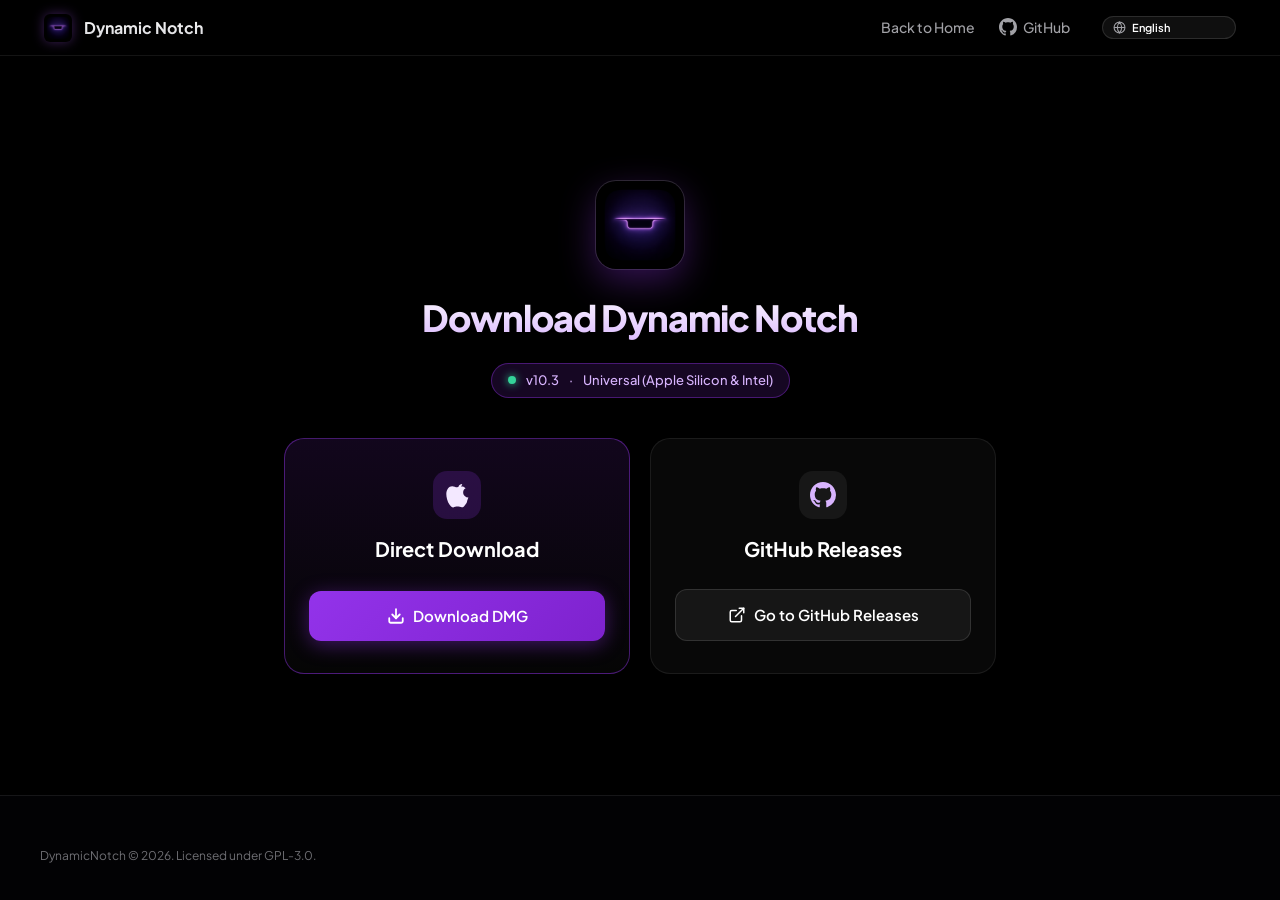
<file: website/download.html>
<!DOCTYPE html>
<html lang="en">
<head>
  <meta charset="UTF-8">
  <meta name="viewport" content="width=device-width, initial-scale=1.0">
  <title data-i18n="downloadPage.title">Dynamic Notch - Download</title>
  <meta name="description" content="Download Dynamic Notch for macOS - Direct CDN and GitHub Releases.">
  <link rel="icon" type="image/png" href="assets/app_icon.png">
  <link rel="preconnect" href="https://fonts.googleapis.com">
  <link rel="preconnect" href="https://fonts.gstatic.com">
  <link href="https://fonts.googleapis.com/css2?family=Plus+Jakarta+Sans:wght@400;500;600;700;800&display=swap" rel="stylesheet">
  <link rel="stylesheet" href="style.css">
</head>
<body class="theme-dark download-page-body">

  <!-- 顶部极简毛玻璃导航栏 -->
  <header class="site-header" id="siteHeader">
    <div class="nav-container">
      <a href="index.html" class="nav-brand">
        <img src="assets/app_icon.png" alt="Dynamic Notch Icon" class="brand-icon">
        <span class="brand-name">Dynamic Notch</span>
      </a>
      
      <nav class="nav-menu">
        <a href="index.html" class="nav-link" data-i18n="downloadPage.backHome">Back to Home</a>
        <a href="https://github.com/linchi07/dynamic_notch" target="_blank" rel="noreferrer" class="nav-link github-nav-link">
          <svg class="icon-svg" viewBox="0 0 24 24" width="18" height="18" fill="currentColor">
            <path d="M12 0C5.37 0 0 5.37 0 12c0 5.31 3.435 9.795 8.205 11.385.6.105.825-.255.825-.57 0-.285-.015-1.23-.015-2.235-3.015.555-3.795-.735-4.035-1.41-.135-.345-.72-1.41-1.23-1.695-.42-.225-1.02-.78-.015-.795.945-.015 1.62.87 1.845 1.23 1.08 1.815 2.805 1.305 3.495.99.105-.78.42-1.305.765-1.605-2.67-.3-5.46-1.335-5.46-5.925 0-1.305.465-2.385 1.23-3.225-.12-.3-.54-1.53.12-3.18 0 0 1.005-.315 3.3 1.23.96-.27 1.98-.405 3-.405s2.04.135 3 .405c2.295-1.56 3.3-1.23 3.3-1.23.66 1.65.24 2.88.12 3.18.765.84 1.23 1.905 1.23 3.225 0 4.605-2.805 5.625-5.475 5.925.435.375.81 1.095.81 2.22 0 1.605-.015 2.895-.015 3.3 0 .315.225.69.825.57A12.02 12.02 0 0024 12c0-6.63-5.37-12-12-12z"/>
          </svg>
          <span>GitHub</span>
        </a>
        <div class="lang-selector-wrap" title="Switch Language">
          <svg class="lang-globe-icon" viewBox="0 0 24 24" width="13" height="13" fill="none" stroke="currentColor" stroke-width="2">
            <circle cx="12" cy="12" r="10"></circle>
            <line x1="2" y1="12" x2="22" y2="12"></line>
            <path d="M12 2a15.3 15.3 0 0 1 4 10 15.3 15.3 0 0 1-4 10 15.3 15.3 0 0 1-4-10 15.3 15.3 0 0 1 4-10z"></path>
          </svg>
          <select id="langSelect" class="lang-select" aria-label="Select Language">
            <option value="zh-Hans">简体中文</option>
            <option value="zh-Hant">繁體中文</option>
            <option value="en">English</option>
            <option value="ja">日本語</option>
            <option value="ko">한국어</option>
            <option value="de">Deutsch</option>
            <option value="fr">Français</option>
            <option value="es">Español</option>
            <option value="it">Italiano</option>
            <option value="ru">Русский</option>
            <option value="pt-BR">Português (BR)</option>
            <option value="tr">Türkçe</option>
            <option value="pl">Polski</option>
            <option value="uk">Українська</option>
            <option value="ar">العربية</option>
            <option value="cs">Čeština</option>
            <option value="hu">Magyar</option>
          </select>
        </div>
      </nav>
    </div>
  </header>

  <!-- 主体下载内容区域：仅保留两大选项，去除一切冗余小字描述 -->
  <main class="download-main-wrap">
    
    <div class="download-hero-header">
      <div class="download-app-icon-wrap">
        <img src="assets/app_icon_large.png" alt="Dynamic Notch Icon" class="download-app-icon">
      </div>
      <h1 class="download-hero-title" data-i18n="downloadPage.heading">Download Dynamic Notch</h1>

      <div class="download-version-pill">
        <span class="download-version-dot"></span>
        <span>v10.3</span>
        <span>·</span>
        <span>Universal (Apple Silicon & Intel)</span>
      </div>
    </div>

    <!-- 下载通道双卡片：直接下载 vs GitHub Releases -->
    <div class="download-options-grid">
      
      <!-- 选项 1: 直接下载 (全球 CDN) -->
      <div class="download-option-card featured">
        <div class="download-card-body">
          <div class="download-card-icon">
            <svg class="apple-logo-svg" viewBox="0 0 170 170" width="26" height="26" fill="currentColor">
              <path d="M150.37 130.25c-2.45 5.66-5.35 10.87-8.71 15.66-4.58 6.53-8.33 11.05-11.22 13.56-4.48 4.12-9.28 6.23-14.42 6.35-3.69 0-8.14-1.05-13.32-3.18-5.19-2.12-9.97-3.17-14.34-3.17-4.58 0-9.49 1.05-14.75 3.17-5.26 2.13-9.5 3.24-12.74 3.35-4.35.13-9.16-1.9-14.42-6.08-3.69-3.08-7.7-7.94-12.04-14.58-6.19-9.5-10.96-20.46-14.3-32.88-3.35-12.42-5.02-23.77-5.02-34.05 0-14.93 3.65-27.17 10.95-36.71 7.3-9.54 16.51-14.44 27.63-14.7 4.9.12 10.42 1.34 16.56 3.67 6.13 2.33 10.22 3.56 12.27 3.69 1.76-.13 5.92-1.38 12.49-3.75 6.57-2.37 12.01-3.48 16.33-3.33 12.46.68 22.42 5.37 29.89 14.07-10.89 6.64-16.22 15.63-16 26.98.22 8.93 3.65 16.48 10.29 22.65 6.64 6.17 14.61 9.87 23.91 11.1-2.22 6.84-4.8 13.43-7.73 19.78zm-31.52-117.84c.11 2.39-.42 5.02-1.6 7.89-1.18 2.87-2.88 5.6-5.1 8.2-2.6 3.03-5.59 5.4-8.97 7.12-3.38 1.72-6.52 2.76-9.42 3.12-.33-2.17-.18-4.52.45-7.05.63-2.53 1.95-5.22 3.96-8.07 2.22-3.15 4.97-5.74 8.25-7.78 3.28-2.04 6.99-3.23 11.13-3.57.43.04.86.09 1.3.14z"/>
            </svg>
          </div>
          <h2 class="download-card-title" data-i18n="downloadPage.directTitle">Direct Download</h2>
        </div>
        <div class="download-card-action">
          <a id="directDownloadBtn" href="https://download.wejoinnwk.com/DynamicNotch-10.3.dmg" class="btn-download-primary">
            <svg viewBox="0 0 24 24" width="18" height="18" fill="none" stroke="currentColor" stroke-width="2.4" stroke-linecap="round" stroke-linejoin="round">
              <path d="M21 15v4a2 2 0 0 1-2 2H5a2 2 0 0 1-2-2v-4"></path>
              <polyline points="7 10 12 15 17 10"></polyline>
              <line x1="12" y1="15" x2="12" y2="3"></line>
            </svg>
            <span data-i18n="downloadPage.directBtn">Download DMG</span>
          </a>
        </div>
      </div>

      <!-- 选项 2: GitHub Releases -->
      <div class="download-option-card">
        <div class="download-card-body">
          <div class="download-card-icon">
            <svg viewBox="0 0 24 24" width="26" height="26" fill="currentColor">
              <path d="M12 0C5.37 0 0 5.37 0 12c0 5.31 3.435 9.795 8.205 11.385.6.105.825-.255.825-.57 0-.285-.015-1.23-.015-2.235-3.015.555-3.795-.735-4.035-1.41-.135-.345-.72-1.41-1.23-1.695-.42-.225-1.02-.78-.015-.795.945-.015 1.62.87 1.845 1.23 1.08 1.815 2.805 1.305 3.495.99.105-.78.42-1.305.765-1.605-2.67-.3-5.46-1.335-5.46-5.925 0-1.305.465-2.385 1.23-3.225-.12-.3-.54-1.53.12-3.18 0 0 1.005-.315 3.3 1.23.96-.27 1.98-.405 3-.405s2.04.135 3 .405c2.295-1.56 3.3-1.23 3.3-1.23.66 1.65.24 2.88.12 3.18.765.84 1.23 1.905 1.23 3.225 0 4.605-2.805 5.625-5.475 5.925.435.375.81 1.095.81 2.22 0 1.605-.015 2.895-.015 3.3 0 .315.225.69.825.57A12.02 12.02 0 0024 12c0-6.63-5.37-12-12-12z"/>
            </svg>
          </div>
          <h2 class="download-card-title" data-i18n="downloadPage.githubTitle">GitHub Releases</h2>
        </div>
        <div class="download-card-action">
          <a id="githubReleaseBtn" href="https://github.com/linchi07/dynamic_notch/releases/latest" target="_blank" rel="noreferrer" class="btn-download-secondary">
            <svg viewBox="0 0 24 24" width="18" height="18" fill="none" stroke="currentColor" stroke-width="2" stroke-linecap="round" stroke-linejoin="round">
              <path d="M18 13v6a2 2 0 0 1-2 2H5a2 2 0 0 1-2-2V8a2 2 0 0 1 2-2h6"></path>
              <polyline points="15 3 21 3 21 9"></polyline>
              <line x1="10" y1="14" x2="21" y2="3"></line>
            </svg>
            <span data-i18n="downloadPage.githubBtn">View on GitHub</span>
          </a>
        </div>
      </div>

    </div>

  </main>

  <!-- 底部极简版权 -->
  <footer class="site-footer">
    <div class="footer-container">
      <div class="footer-bottom-bar">
        <p class="copyright-txt">
          DynamicNotch © 2026. Licensed under GPL-3.0.
        </p>
      </div>
    </div>
  </footer>

  <script src="i18n.js"></script>
</body>
</html>
</file>
<file: website/style.css>
/* ==========================================================================
   Dynamic Notch - Apple Style Live Activity Stylesheet
   ========================================================================== */

:root {
  --COLOR_BG_BASE: #000000;
  --COLOR_BG_ELEVATED: #0a0a0a;
  --COLOR_BG_CARD: rgba(18, 18, 20, 0.75);
  --COLOR_BG_CARD_HOVER: rgba(28, 28, 32, 0.9);

  --COLOR_ACCENT_PURPLE: #9d4edd;
  --COLOR_ACCENT_GLOW: rgba(168, 85, 247, 0.45);
  --COLOR_ACCENT_LIGHT: #e0aaff;
  --COLOR_ACCENT_PINK: #c77dff;
  --COLOR_ACCENT_GREEN: #34c759;
  --COLOR_ACCENT_CYAN: #38bdf8;

  --COLOR_TEXT_PRIMARY: #f5f5f7;
  --COLOR_TEXT_SECONDARY: #a1a1a6;
  --COLOR_TEXT_MUTED: #6e6e73;

  --BORDER_LIGHT: rgba(255, 255, 255, 0.08);
  --BORDER_ACTIVE: rgba(192, 132, 252, 0.55);
  --BORDER_CARD: rgba(255, 255, 255, 0.06);

  --FONT_MAIN: -apple-system, BlinkMacSystemFont, "SF Pro Display", "SF Pro Text", "Plus Jakarta Sans", "Segoe UI", Roboto, sans-serif;
  --FONT_MONO: "SF Mono", Menlo, Monaco, Consolas, monospace;

  --SPRING_EASING: cubic-bezier(0.16, 1, 0.3, 1);
  --TRANSITION_SMOOTH: 0.45s var(--SPRING_EASING);
}

/* 基础重置 - 注意：绝不可以在 html/body 上加 overflow-x: hidden，避免破坏 CSS sticky！ */
*, *::before, *::after {
  box-sizing: border-box;
  margin: 0;
  padding: 0;
}

html {
  scroll-behavior: smooth;
  background-color: #000000;
  color: var(--COLOR_TEXT_PRIMARY);
  font-family: var(--FONT_MAIN);
  -webkit-font-smoothing: antialiased;
  -moz-osx-font-smoothing: grayscale;
}

body {
  min-height: 100vh;
  position: relative;
  line-height: 1.6;
  background-color: #000000;
}

/* ==========================================================================
   全局苹果发布会柔光弥散光晕 (关闭大面积泛紫光晕，保持纯净黑底)
   ========================================================================== */
.ambient-glow {
  display: none;
}

/* ==========================================================================
   顶部极简毛玻璃导航栏 (纯黑毛玻璃背景 + 保持高亮紫强调)
   ========================================================================== */
.site-header {
  position: fixed;
  top: 0;
  left: 0;
  right: 0;
  height: 56px;
  z-index: 100;
  background: rgba(0, 0, 0, 0.75);
  backdrop-filter: blur(20px);
  -webkit-backdrop-filter: blur(20px);
  border-bottom: 1px solid var(--BORDER_LIGHT);
  transition: background-color 0.3s ease;
}

.site-header.scrolled {
  background: rgba(0, 0, 0, 0.92);
  border-bottom-color: rgba(255, 255, 255, 0.12);
}

/* 导航栏语言选择器 (支持多达 17 种内置语言) */
.lang-selector-wrap {
  position: relative;
  display: inline-flex;
  align-items: center;
  background: rgba(255, 255, 255, 0.06);
  border: 1px solid rgba(255, 255, 255, 0.12);
  border-radius: 999px;
  padding: 4px 10px;
  gap: 6px;
  margin-left: 8px;
  cursor: pointer;
  transition: all 0.2s ease;
}

.lang-selector-wrap:hover {
  background: rgba(255, 255, 255, 0.12);
  border-color: rgba(192, 132, 252, 0.5);
}

.lang-globe-icon {
  color: var(--COLOR_TEXT_SECONDARY);
  flex-shrink: 0;
}

.lang-select {
  appearance: none;
  -webkit-appearance: none;
  background: transparent;
  border: none;
  color: #ffffff;
  font-size: 11px;
  font-weight: 600;
  font-family: var(--FONT_MAIN);
  cursor: pointer;
  outline: none;
  padding-right: 14px;
}

.lang-select option {
  background: #121216;
  color: #ffffff;
}

.lang-chevron-icon {
  position: absolute;
  right: 8px;
  pointer-events: none;
  color: var(--COLOR_TEXT_MUTED);
  transition: transform 0.2s ease;
}

.nav-container {
  max-width: 1240px;
  margin: 0 auto;
  height: 100%;
  display: flex;
  align-items: center;
  justify-content: space-between;
  padding: 0 24px;
}

.nav-brand {
  display: flex;
  align-items: center;
  gap: 12px;
  text-decoration: none;
  color: var(--COLOR_TEXT_PRIMARY);
  font-weight: 600;
  font-size: 16px;
}

.brand-icon {
  width: 28px;
  height: 28px;
  border-radius: 6px;
  box-shadow: 0 0 12px rgba(168, 85, 247, 0.35);
}

.brand-name {
  font-weight: 700;
  background: linear-gradient(180deg, #ffffff 0%, #d4d4d8 100%);
  -webkit-background-clip: text;
  -webkit-text-fill-color: transparent;
}

.nav-menu {
  display: flex;
  align-items: center;
  gap: 24px;
}

.nav-link {
  font-size: 14px;
  color: var(--COLOR_TEXT_SECONDARY);
  text-decoration: none;
  display: flex;
  align-items: center;
  gap: 6px;
  font-weight: 500;
  transition: color 0.2s ease;
}

.nav-link:hover {
  color: var(--COLOR_TEXT_PRIMARY);
}

.nav-btn-primary {
  display: inline-flex;
  align-items: center;
  gap: 6px;
  padding: 6px 16px;
  background: #ffffff;
  color: #000000;
  border-radius: 999px;
  font-size: 13px;
  font-weight: 600;
  text-decoration: none;
  transition: all 0.25s ease;
  box-shadow: 0 0 18px rgba(255, 255, 255, 0.25);
}

.nav-btn-primary:hover {
  background: #f0f0f5;
  transform: translateY(-1px);
}

/* 首屏文案先出现，刘海画面在其下方自然接入页面。 */
.hero-section {
  position: relative;
  min-height: max(100vh, 760px);
  display: flex;
  flex-direction: column;
  align-items: center;
  justify-content: flex-start;
  padding: clamp(96px, 8vw, 132px) 24px 34px;
  text-align: center;
  z-index: 2;
  isolation: isolate;
  background: #050507;
}

.hero-content {
  position: relative;
  z-index: 2;
  max-width: 860px;
  display: flex;
  flex-direction: column;
  align-items: center;
  margin-bottom: 36px;
  will-change: transform, opacity;
  transition: transform 0.1s ease-out, opacity 0.1s ease-out;
}

.hero-content > * {
  animation: heroTextEnter 0.85s cubic-bezier(0.22, 1, 0.36, 1) both;
}

.hero-badge { animation-delay: 0.08s; }
.hero-title { animation-delay: 0.2s; }
.hero-subtitle { animation-delay: 0.34s; }
.hero-actions { animation-delay: 0.48s; }

@keyframes heroTextEnter {
  from { opacity: 0; transform: translateY(18px); }
  to { opacity: 1; transform: translateY(0); }
}

.hero-badge {
  display: inline-flex;
  align-items: center;
  gap: 8px;
  padding: 6px 14px;
  background: rgba(255, 255, 255, 0.035);
  border: 1px solid rgba(255, 255, 255, 0.12);
  border-radius: 999px;
  margin-bottom: 20px;
  backdrop-filter: blur(8px);
}

.badge-dot {
  width: 6px;
  height: 6px;
  border-radius: 50%;
  background-color: var(--COLOR_ACCENT_PINK);
  box-shadow: none;
}

.badge-text {
  font-size: 12px;
  font-weight: 600;
  color: var(--COLOR_ACCENT_LIGHT);
  letter-spacing: 0.3px;
}

.hero-title {
  font-size: clamp(40px, 6.5vw, 76px);
  line-height: 1.08;
  font-weight: 700;
  letter-spacing: -1.5px;
  margin-bottom: 18px;
  display: flex;
  flex-direction: column;
  gap: 4px;
}

.title-intro {
  color: #ffffff;
  font-weight: 600;
}

.title-highlight {
  background: linear-gradient(135deg, #f5d0fe 0%, #d8b4fe 30%, #c084fc 70%, #9333ea 100%);
  -webkit-background-clip: text;
  -webkit-text-fill-color: transparent;
  text-shadow: none;
}

.hero-subtitle {
  font-size: clamp(16px, 2.1vw, 21px);
  color: var(--COLOR_TEXT_SECONDARY);
  max-width: 680px;
  margin-bottom: 34px;
  line-height: 1.55;
}

.hero-actions {
  display: flex;
  align-items: center;
  justify-content: center;
  gap: 16px;
  flex-wrap: wrap;
}

.btn-download {
  display: inline-flex;
  align-items: center;
  gap: 10px;
  padding: 13px 26px;
  background: #ffffff;
  color: #000000;
  border-radius: 999px;
  text-decoration: none;
  font-weight: 600;
  font-size: 14px;
  box-shadow: 0 0 35px rgba(255, 255, 255, 0.25);
  transition: all 0.3s ease;
}

.btn-download:hover {
  transform: translateY(-2px);
  box-shadow: 0 0 45px rgba(255, 255, 255, 0.4);
}

.btn-subtext {
  font-size: 12px;
  color: #666;
  padding-left: 6px;
  border-left: 1px solid rgba(0, 0, 0, 0.15);
}

.btn-github {
  display: inline-flex;
  align-items: center;
  gap: 10px;
  padding: 13px 24px;
  background: rgba(255, 255, 255, 0.06);
  border: 1px solid rgba(255, 255, 255, 0.14);
  color: var(--COLOR_TEXT_PRIMARY);
  border-radius: 999px;
  text-decoration: none;
  font-weight: 500;
  font-size: 14px;
  backdrop-filter: blur(12px);
  transition: all 0.3s ease;
}

.btn-github:hover {
  background: rgba(255, 255, 255, 0.12);
  border-color: rgba(255, 255, 255, 0.3);
  transform: translateY(-2px);
}

.btn-badge {
  font-size: 11px;
  background: rgba(168, 85, 247, 0.25);
  color: var(--COLOR_ACCENT_LIGHT);
  padding: 2px 8px;
  border-radius: 999px;
  font-weight: 600;
}
/* ==========================================================================
   首屏专属：1:1 严格复刻官方渲染图巨幅流光刘海特写 (只在首屏展示)
   ========================================================================== */
.hero-notch-reveal-stage {
  position: relative;
  flex: none;
  width: 100vw;
  height: calc(100vw * 754 / 2086);
  margin-top: clamp(-150px, -7vw, -50px);
  transform-origin: top left;
  pointer-events: none;
  z-index: 0;
  will-change: transform, opacity;
}

.hero-notch-contour-wrap {
  position: relative;
  width: 100%;
  height: 100%;
  z-index: 2;
  display: flex;
  justify-content: center;
}

.notch-contour-svg {
  width: 100%;
  height: 100%;
  display: block;
  overflow: hidden;
}

.notch-screen-fill {
  fill: url(#notchScreenGlow);
}

.notch-black-fill {
  fill: #030305;
}

.notch-base-path {
  fill: none;
  stroke: url(#notchEdgeLight);
  stroke-width: 2.6px;
  stroke-linecap: round;
  stroke-linejoin: round;
}

.notch-glow-underlay {
  fill: none;
  stroke: url(#notchEdgeLight);
  stroke-width: 17px;
  stroke-linecap: round;
  stroke-linejoin: round;
  filter: url(#neonBlur);
  opacity: 0.9;
}

.notch-flow-beam {
  fill: none;
  stroke: #ffffff;
  stroke-width: 2px;
  stroke-linecap: round;
  stroke-linejoin: round;
  stroke-dasharray: 80 4000;
  animation: beamCircuitFlow 8s linear infinite;
  opacity: 0.42;
  filter: drop-shadow(0 0 6px #e879f9);
}

@keyframes beamCircuitFlow {
  to { stroke-dashoffset: -4080; }
}

/* 首屏滚动探索指示器 */
.scroll-indicator {
  position: relative;
  z-index: 2;
  display: flex;
  flex-direction: column;
  align-items: center;
  gap: 8px;
  margin-top: 14px;
  margin-bottom: 24px;
  opacity: 0.75;
  transition: opacity 0.3s ease;
}

.mouse-scroll-wheel {
  width: 20px;
  height: 32px;
  border: 2px solid rgba(255, 255, 255, 0.35);
  border-radius: 10px;
  display: flex;
  justify-content: center;
  padding-top: 5px;
}

.wheel-dot {
  width: 4px;
  height: 7px;
  background-color: #ffffff;
  border-radius: 2px;
  animation: wheelScroll 1.6s infinite ease-in-out;
}

@keyframes wheelScroll {
  0% { transform: translateY(0); opacity: 1; }
  100% { transform: translateY(10px); opacity: 0; }
}

.scroll-label {
  font-size: 12px;
  font-weight: 500;
  color: var(--COLOR_TEXT_SECONDARY);
  letter-spacing: 0.2px;
}

/* ==========================================================================
   核心联动展示区 (支持首屏居中至左侧演播台连续空间位移动效)
   ========================================================================== */
.interactive-showcase {
  position: relative;
  z-index: 10;
  max-width: 1360px;
  margin: 0 auto;
  padding: 0 24px 80px;
}

.showcase-container {
  display: grid;
  grid-template-columns: 1.1fr 1fr;
  gap: 50px;
  align-items: start;
}

/* 左侧固定栏 (Sticky Column) */
.stage-sticky-col {
  position: -webkit-sticky;
  position: sticky;
  top: 76px;
  height: calc(100vh - 90px);
  display: flex;
  flex-direction: column;
  justify-content: center;
  z-index: 20;
}

/* 模拟 MacBook 屏幕框架 (支持从屏幕居中向左平滑入座的空间变换) */
.macbook-screen-mockup {
  position: relative;
  width: 100%;
  max-width: 600px;
  margin: 0 auto;
  aspect-ratio: 16 / 10.2;
  background: #000000;
  border-radius: 20px;
  border: 1px solid rgba(255, 255, 255, 0.16);
  box-shadow: 
    0 30px 80px -15px rgba(0, 0, 0, 0.95),
    0 0 0 1px rgba(255, 255, 255, 0.08),
    0 0 50px rgba(147, 51, 234, 0.2);
  overflow: visible;
  display: flex;
  flex-direction: column;
  will-change: opacity;
}

/* 右侧故事卡片列 (支持滚动初期渐显)
   节奏锁定: 卡片高 = 左侧刘海演播台高 (100vh - 90px)，列间距 = 90px，
   于是「卡片 + 间距」正好等于一屏高度，任何视口下都只会完整呈现一个栏目。 */
.story-scroll-col {
  position: relative;
  display: flex;
  flex-direction: column;
  gap: 90px;
  padding: 76px 0 90px;
  will-change: transform, opacity;
  transition: opacity 0.2s ease-out, transform 0.2s ease-out;
}

/* 屏幕顶端原生刘海挂载区 */
.notch-wrapper {
  position: absolute;
  top: 0;
  left: 0;
  right: 0;
  display: flex;
  flex-direction: column;
  align-items: center;
  z-index: 30;
}

/* 柔光溢彩光晕 */
.island-glow-halo {
  position: absolute;
  top: 10px;
  left: 50%;
  transform: translateX(-50%);
  width: 440px;
  height: 100px;
  background: radial-gradient(circle, rgba(168, 85, 247, 0.45) 0%, rgba(126, 34, 206, 0.18) 50%, transparent 75%);
  filter: blur(30px);
  pointer-events: none;
  z-index: -1;
  opacity: 0.85;
  transition: all 0.45s ease;
}

/* ==========================================================================
   模拟刘海核心组件实体 (Notch Island Entity)
   ========================================================================== */
.notch-island {
  position: relative;
  background: #000000;
  color: #ffffff;
  display: flex;
  flex-direction: column;
  align-items: center;
  overflow: hidden;
  box-shadow: 
    0 0 0 1px rgba(255, 255, 255, 0.14),
    0 8px 25px rgba(0, 0, 0, 0.85),
    0 0 35px rgba(168, 85, 247, 0.4);
  transition: 
    width 0.45s var(--SPRING_EASING),
    height 0.45s var(--SPRING_EASING),
    border-radius 0.45s var(--SPRING_EASING),
    box-shadow 0.35s ease;
  user-select: none;
}

/* --------------------------------------------------------------------------
   展开态专属顶部状态栏: BoringHeader.swift
   -------------------------------------------------------------------------- */
.boring-header-bar {
  width: 100%;
  height: 34px;
  display: none;
  align-items: center;
  justify-content: space-between;
  padding: 0 14px;
  opacity: 0;
  transform: translateY(-8px);
  pointer-events: none;
  transition: opacity 0.35s cubic-bezier(0.16, 1, 0.3, 1), transform 0.35s cubic-bezier(0.16, 1, 0.3, 1);
  box-sizing: border-box;
}

.header-leading-status {
  display: flex;
  align-items: center;
  gap: 6px;
}

.header-btn {
  width: 26px;
  height: 26px;
  background: #121216;
  border: 1px solid rgba(255, 255, 255, 0.08);
  color: #a1a1a6;
  display: flex;
  align-items: center;
  justify-content: center;
  border-radius: 999px;
  transition: background 0.15s, color 0.15s;
}

.header-btn:hover {
  background: #1c1c22;
  color: #ffffff;
}

.header-physical-notch-mask {
  width: 185px;
  height: 34px;
  background: #000000;
  display: flex;
  align-items: center;
  justify-content: center;
  position: relative;
}





.header-trailing-status {
  display: flex;
  align-items: center;
  gap: 6px;
}

.boring-battery-widget {
  display: flex;
  align-items: center;
  gap: 5px;
}

.battery-pct-label {
  font-size: 11px;
  font-weight: 600;
  color: #d1d1d6;
}

.mini-battery-shell {
  position: relative;
  width: 22px;
  height: 11px;
  border: 1px solid rgba(255, 255, 255, 0.45);
  border-radius: 3px;
  padding: 1px;
}

.mini-battery-fill {
  height: 100%;
  background: #34c759;
  border-radius: 1.5px;
}

.mini-battery-cap {
  position: absolute;
  right: -3px;
  top: 3px;
  width: 2px;
  height: 4px;
  background: rgba(255, 255, 255, 0.45);
  border-radius: 0 1px 1px 0;
}

/* --------------------------------------------------------------------------
   视图面板通用层
   -------------------------------------------------------------------------- */
.notch-view-panel {
  width: 100%;
  flex: 1;
  display: none;
  align-items: center;
  justify-content: center;
  opacity: 0;
  transform: scale(0.96);
  transition: opacity 0.25s ease, transform 0.3s var(--SPRING_EASING);
  overflow: hidden;
}

/* --------------------------------------------------------------------------
   各形态类状态机 (State Matrix - 严格符合 7 大 Live Activity 真实尺寸)
   -------------------------------------------------------------------------- */

/* 0. 原生空刘海 (State: Empty - 185x34px 静默物理硬件刘海) */
.notch-island.state-empty {
  width: 185px;
  height: 34px;
  border-radius: 0 0 14px 14px;
  box-shadow: 
    0 0 0 1px rgba(255, 255, 255, 0.1),
    0 4px 16px rgba(0, 0, 0, 0.8),
    0 0 25px rgba(168, 85, 247, 0.25);
}
.notch-island.state-empty .view-empty {
  display: flex;
  opacity: 1;
  animation: appViewFadeIn 0.35s cubic-bezier(0.16, 1, 0.3, 1) forwards;
}

/* 1. 紧凑双翼 (State: Wings - 音乐播放与频谱跳动) */
.notch-island.state-wings {
  width: 280px;
  height: 34px;
  border-radius: 0 0 14px 14px;
  box-shadow: 
    0 0 0 1px rgba(255, 255, 255, 0.12),
    0 4px 20px rgba(0, 0, 0, 0.8),
    0 0 35px rgba(168, 85, 247, 0.4);
}
.notch-island.state-wings .view-wings {
  display: flex;
  opacity: 1;
  pointer-events: auto;
  animation: appViewFadeIn 0.35s cubic-bezier(0.16, 1, 0.3, 1) forwards;
}
.notch-island.state-wings .wing-leading {
  animation: appWingSlideLeft 0.42s cubic-bezier(0.16, 1, 0.3, 1) forwards;
}
.notch-island.state-wings .wing-trailing {
  animation: appWingSlideRight 0.42s cubic-bezier(0.16, 1, 0.3, 1) forwards;
}

/* 2. 展开媒体岛 (State: Expanded - 460x180px 沉浸控制中枢) */
.notch-island.state-expanded {
  width: 460px;
  height: 180px;
  border-radius: 0 0 28px 28px;
  box-shadow: 
    0 0 0 1px rgba(192, 132, 252, 0.35),
    0 16px 48px rgba(0, 0, 0, 0.95),
    0 0 55px rgba(168, 85, 247, 0.45);
}
.notch-island.state-expanded .boring-header-bar {
  display: flex;
  opacity: 1;
  pointer-events: auto;
  animation: appViewFadeIn 0.35s cubic-bezier(0.16, 1, 0.3, 1) forwards;
}
.notch-island.state-expanded .view-expanded {
  display: flex;
  opacity: 1;
  pointer-events: auto;
  animation: appViewExpandSpring 0.42s cubic-bezier(0.16, 1, 0.3, 1) forwards;
}

/* 3. 切歌悬浮胶囊状态 (State: Sneak - 280x34px 刘海双翼保持音乐播放 + 下方浮现切歌胶囊) */
.notch-island.state-sneak {
  width: 280px;
  height: 34px;
  border-radius: 0 0 14px 14px;
  box-shadow: 
    0 0 0 1px rgba(56, 189, 248, 0.35),
    0 6px 20px rgba(0, 0, 0, 0.8),
    0 0 35px rgba(56, 189, 248, 0.3);
}
.notch-island.state-sneak .view-wings {
  display: flex;
  opacity: 1;
  pointer-events: auto;
  animation: appViewFadeIn 0.35s cubic-bezier(0.16, 1, 0.3, 1) forwards;
}
.notch-island.state-sneak ~ .floating-popups-layer .sneak-peek-track-capsule {
  opacity: 1;
  transform: translateY(0);
  pointer-events: auto;
}

/* 4. 独立音量调节 HUD (State: Volume - 280x34px 刘海双翼保持音乐播放 + 下方浮现 iOS 反色音量条) */
.notch-island.state-volume {
  width: 280px;
  height: 34px;
  border-radius: 0 0 14px 14px;
  box-shadow: 
    0 0 0 1px rgba(255, 255, 255, 0.18),
    0 6px 20px rgba(0, 0, 0, 0.8),
    0 0 35px rgba(255, 255, 255, 0.2);
}
.notch-island.state-volume .view-wings {
  display: flex;
  opacity: 1;
  pointer-events: auto;
  animation: appViewFadeIn 0.3s cubic-bezier(0.16, 1, 0.3, 1) forwards;
}
.notch-island.state-volume ~ .floating-popups-layer .floating-hud-bar {
  opacity: 1;
  transform: translateY(0);
  pointer-events: auto;
}

/* 5. 独立快充 HUD 状态 (State: Charging - 280x34px 刘海双翼保持音乐播放 + 下方浮现 MagSafe 快充条) */
.notch-island.state-charging {
  width: 280px;
  height: 34px;
  border-radius: 0 0 14px 14px;
  box-shadow: 
    0 0 0 1px rgba(52, 199, 89, 0.4),
    0 6px 20px rgba(0, 0, 0, 0.8),
    0 0 35px rgba(52, 199, 89, 0.35);
}
.notch-island.state-charging .view-wings {
  display: flex;
  opacity: 1;
  pointer-events: auto;
  animation: appViewFadeIn 0.3s cubic-bezier(0.16, 1, 0.3, 1) forwards;
}
.notch-island.state-charging ~ .floating-popups-layer .battery-notification-popup {
  opacity: 1;
  transform: translateY(0);
  pointer-events: auto;
}

/* 兼容别名 (State: HUD) */
.notch-island.state-hud {
  width: 280px;
  height: 34px;
  border-radius: 0 0 14px 14px;
  box-shadow: 
    0 0 0 1px rgba(52, 199, 89, 0.4),
    0 6px 20px rgba(0, 0, 0, 0.8),
    0 0 35px rgba(52, 199, 89, 0.35);
}
.notch-island.state-hud .view-wings {
  display: flex;
  opacity: 1;
}
.notch-island.state-hud ~ .floating-popups-layer .battery-notification-popup,
.notch-island.state-hud ~ .floating-popups-layer .floating-hud-bar {
  opacity: 1;
  transform: translateY(0);
  pointer-events: auto;
}

/* 6. Unix Socket 实时活动 (State: Socket - 440x78px) */
.notch-island.state-socket {
  width: 440px;
  height: 78px;
  border-radius: 0 0 22px 22px;
  box-shadow: 
    0 0 0 1px rgba(56, 189, 248, 0.4),
    0 10px 30px rgba(0, 0, 0, 0.9),
    0 0 45px rgba(56, 189, 248, 0.35);
}
.notch-island.state-socket .boring-header-bar,
.notch-island.state-socket .view-socket {
  display: flex;
  opacity: 1;
  pointer-events: auto;
  animation: appViewExpandSpring 0.38s cubic-bezier(0.16, 1, 0.3, 1) forwards;
}

/* 7. Windows 风格顶边分屏吸附状态 (State: Snap - 280x34px 刘海双翼 + 顶边悬浮分屏面板与幽灵窗口) */
.notch-island.state-snap {
  width: 280px;
  height: 34px;
  border-radius: 0 0 14px 14px;
  box-shadow: 
    0 0 0 1px rgba(56, 189, 248, 0.4),
    0 6px 20px rgba(0, 0, 0, 0.8),
    0 0 35px rgba(56, 189, 248, 0.35);
}
.notch-island.state-snap .view-wings {
  display: flex;
  opacity: 1;
  pointer-events: auto;
  animation: appViewFadeIn 0.3s cubic-bezier(0.16, 1, 0.3, 1) forwards;
}
.notch-island.state-snap ~ .floating-popups-layer .window-snap-overlay {
  opacity: 1;
  transform: translateY(0);
  pointer-events: auto;
}

/* --------------------------------------------------------------------------
   具体视图 0: 原生空刘海 (view-empty) - 默认隐藏绝不占位，激活时 185px 物理镜头微光
   -------------------------------------------------------------------------- */
.view-empty {
  width: 100%;
  height: 34px;
  display: none;
  align-items: center;
  justify-content: center;
  pointer-events: none;
  box-sizing: border-box;
}



/* --------------------------------------------------------------------------
   App 风格流体物理动效关键帧 (App-like Spring Motion Keyframes)
   -------------------------------------------------------------------------- */
@keyframes appViewFadeIn {
  0% {
    opacity: 0;
    transform: scale(0.92);
  }
  100% {
    opacity: 1;
    transform: scale(1);
  }
}

@keyframes appWingSlideLeft {
  0% {
    opacity: 0;
    transform: translateX(18px) scale(0.85);
  }
  100% {
    opacity: 1;
    transform: translateX(0) scale(1);
  }
}

@keyframes appWingSlideRight {
  0% {
    opacity: 0;
    transform: translateX(-18px) scale(0.85);
  }
  100% {
    opacity: 1;
    transform: translateX(0) scale(1);
  }
}

@keyframes appViewExpandSpring {
  0% {
    opacity: 0;
    transform: translateY(14px) scale(0.95);
  }
  100% {
    opacity: 1;
    transform: translateY(0) scale(1);
  }
}



/* --------------------------------------------------------------------------
   具体视图 1: 紧凑双翼 (view-wings) - 185px 物理刘海 + iOS 6 柱声学物理波形
   -------------------------------------------------------------------------- */
.wings-container {
  width: 100%;
  height: 100%;
  display: flex;
  align-items: center;
  justify-content: space-between;
  padding: 0 10px;
  box-sizing: border-box;
}

.wing-leading {
  display: flex;
  align-items: center;
}

.wing-mini-art {
  width: 20px;
  height: 20px;
  border-radius: 6px;
  object-fit: cover;
  box-shadow: 0 2px 6px rgba(0, 0, 0, 0.6);
}

.wing-center-notch {
  width: 185px;
  height: 100%;
  display: flex;
  align-items: center;
  justify-content: center;
}



.wing-trailing {
  display: flex;
  align-items: center;
}

/* iOS 原版声学频谱：从垂直中心对称向上下两端脉动跳跃 */
.wing-audio-spectrum {
  display: flex;
  align-items: center;
  justify-content: center;
  gap: 2.2px;
  height: 16px;
}

.spectrum-bar {
  width: 2.2px;
  height: 13px;
  background: linear-gradient(180deg, #d8b4fe 0%, #38bdf8 100%);
  border-radius: 999px;
  transform-origin: center center;
  will-change: transform;
}

/* 6 柱物理谐波中心对称脉冲动效 */
.spectrum-bar.sp-1 { animation: eqCenterPulse1 0.72s infinite ease-in-out; }
.spectrum-bar.sp-2 { animation: eqCenterPulse2 0.84s infinite ease-in-out 0.12s; }
.spectrum-bar.sp-3 { animation: eqCenterPulse3 0.64s infinite ease-in-out 0.05s; }
.spectrum-bar.sp-4 { animation: eqCenterPulse4 0.92s infinite ease-in-out 0.16s; }
.spectrum-bar.sp-5 { animation: eqCenterPulse5 0.76s infinite ease-in-out 0.22s; }
.spectrum-bar.sp-6 { animation: eqCenterPulse6 0.8s infinite ease-in-out 0.1s; }

@keyframes eqCenterPulse1 {
  0%, 100% { transform: scaleY(0.22); }
  35% { transform: scaleY(0.85); }
  65% { transform: scaleY(0.42); }
  85% { transform: scaleY(0.68); }
}

@keyframes eqCenterPulse2 {
  0%, 100% { transform: scaleY(0.28); }
  30% { transform: scaleY(1.0); }
  60% { transform: scaleY(0.48); }
  80% { transform: scaleY(0.78); }
}

@keyframes eqCenterPulse3 {
  0%, 100% { transform: scaleY(0.18); }
  45% { transform: scaleY(0.95); }
  75% { transform: scaleY(0.38); }
}

@keyframes eqCenterPulse4 {
  0%, 100% { transform: scaleY(0.32); }
  25% { transform: scaleY(0.88); }
  65% { transform: scaleY(0.32); }
  88% { transform: scaleY(0.75); }
}

@keyframes eqCenterPulse5 {
  0%, 100% { transform: scaleY(0.22); }
  42% { transform: scaleY(0.98); }
  72% { transform: scaleY(0.5); }
}

@keyframes eqCenterPulse6 {
  0%, 100% { transform: scaleY(0.25); }
  48% { transform: scaleY(0.82); }
  76% { transform: scaleY(0.4); }
}

/* --------------------------------------------------------------------------
   具体视图 2: 展开媒体岛 (view-expanded - NOTCH_PANEL_CONTAINER_HEIGHT = 103px)
   -------------------------------------------------------------------------- */
.music-player-view {
  width: 100%;
  height: 103px;
  display: flex;
  align-items: center;
  padding: 0 16px;
  gap: 14px;
  box-sizing: border-box;
}

.album-art-container {
  position: relative;
  width: 86px;
  height: 86px;
  flex-shrink: 0;
}

.album-art-glow-bg {
  position: absolute;
  inset: -6px;
  background: radial-gradient(circle, rgba(168, 85, 247, 0.6) 0%, transparent 70%);
  filter: blur(16px);
  border-radius: 16px;
}

.album-art-box {
  position: relative;
  width: 100%;
  height: 100%;
  border-radius: 16px;
  overflow: hidden;
  box-shadow: 0 4px 16px rgba(0, 0, 0, 0.75);
}

.album-art-img {
  width: 100%;
  height: 100%;
  object-fit: cover;
  display: block;
}

.music-app-overlay {
  position: absolute;
  right: 5px;
  bottom: 5px;
  width: 22px;
  height: 22px;
  background: #000000;
  border-radius: 50%;
  display: flex;
  align-items: center;
  justify-content: center;
  box-shadow: 0 2px 6px rgba(0, 0, 0, 0.8);
}

.music-controls-container {
  flex: 1;
  display: flex;
  flex-direction: column;
  justify-content: space-between;
  height: 86px;
  overflow: hidden;
}

.song-info-header {
  display: flex;
  flex-direction: column;
  gap: 1px;
}

.song-title-marquee {
  font-size: 13px;
  font-weight: 700;
  color: #ffffff;
  white-space: nowrap;
  overflow: hidden;
  text-overflow: ellipsis;
  line-height: 1.2;
}

.artist-name-marquee {
  font-size: 11px;
  font-weight: 500;
  color: #a1a1a6;
  white-space: nowrap;
  overflow: hidden;
  text-overflow: ellipsis;
  line-height: 1.2;
}

.lyrics-timeline-row {
  display: flex;
  align-items: center;
  gap: 5px;
  font-size: 10px;
  color: #8e8e93;
  margin-top: 1px;
  white-space: nowrap;
  overflow: hidden;
  text-overflow: ellipsis;
}

.lyrics-dot {
  width: 4px;
  height: 4px;
  border-radius: 50%;
  background: #c084fc;
  flex-shrink: 0;
}

.music-slider-row {
  display: flex;
  align-items: center;
  gap: 8px;
  margin: 1px 0;
}

.time-stamp {
  font-size: 9px;
  color: #8e8e93;
  font-family: var(--FONT_MONO);
}

.custom-slider-track {
  position: relative;
  flex: 1;
  height: 3.5px;
  background: rgba(255, 255, 255, 0.18);
  border-radius: 2px;
}

.custom-slider-fill {
  height: 100%;
  background: #ffffff;
  border-radius: 2px;
}

.custom-slider-thumb {
  position: absolute;
  top: 50%;
  transform: translate(-50%, -50%);
  width: 7px;
  height: 7px;
  background: #ffffff;
  border-radius: 50%;
  box-shadow: 0 0 4px rgba(255, 255, 255, 0.8);
}

.slot-toolbar {
  display: flex;
  align-items: center;
  justify-content: space-between;
  max-width: 220px;
}

.slot-btn {
  background: transparent;
  border: none;
  color: #ffffff;
  cursor: pointer;
  display: flex;
  align-items: center;
  justify-content: center;
  padding: 3px;
  border-radius: 4px;
  transition: transform 0.15s;
}

.slot-btn:hover {
  transform: scale(1.15);
}

.slot-btn.active-tint {
  color: #c084fc;
}

.btn-play-main {
  background: rgba(255, 255, 255, 0.14);
  width: 26px;
  height: 26px;
  border-radius: 50%;
}

.media-session-pill {
  display: flex;
  align-items: center;
  gap: 4px;
  background: rgba(255, 255, 255, 0.08);
  border: 0.5px solid rgba(255, 255, 255, 0.14);
  padding: 4px 8px;
  border-radius: 999px;
  font-size: 10px;
  color: #d1d1d6;
  align-self: center;
}

.session-indicator-dot {
  width: 5px;
  height: 5px;
  border-radius: 50%;
  background: #1db954;
}

/* --------------------------------------------------------------------------
   具体视图 3: Unix Socket 实时活动卡片 (view-socket)
   -------------------------------------------------------------------------- */
.socket-activity-container {
  width: 100%;
  height: 100%;
  display: flex;
  align-items: center;
  justify-content: space-between;
  padding: 8px 18px;
}

.socket-icon-circle {
  width: 34px;
  height: 34px;
  background: rgba(56, 189, 248, 0.15);
  border: 1px solid rgba(56, 189, 248, 0.3);
  border-radius: 50%;
  display: flex;
  align-items: center;
  justify-content: center;
  color: #38bdf8;
}

.socket-meta-info {
  display: flex;
  flex-direction: column;
  margin-left: 12px;
  flex: 1;
}

.socket-title {
  font-size: 12px;
  font-weight: 700;
  color: #ffffff;
}

.socket-detail {
  font-size: 10px;
  color: #a1a1a6;
}

.socket-badge {
  font-size: 9px;
  padding: 3px 8px;
  background: rgba(255, 255, 255, 0.1);
  color: #e0aaff;
  border-radius: 999px;
  font-weight: 600;
}

/* --------------------------------------------------------------------------
   浮动弹窗层: Sneak Peek 切歌悬浮胶囊 & 电池快充 HUD (下沉排列，完全不遮挡时钟)
   -------------------------------------------------------------------------- */
.floating-popups-layer {
  position: absolute;
  top: 44px;
  left: 0;
  right: 0;
  display: flex;
  flex-direction: column;
  align-items: center;
  gap: 8px;
  pointer-events: none;
  z-index: 40;
}

/* 切歌悬浮胶囊 (Unified Track Alert Capsule: 224x30px) */
.sneak-peek-track-capsule {
  width: 224px;
  height: 30px;
  background: rgba(18, 16, 26, 0.94);
  backdrop-filter: blur(20px);
  -webkit-backdrop-filter: blur(20px);
  border: 1px solid rgba(255, 255, 255, 0.16);
  border-radius: 15px;
  display: flex;
  align-items: center;
  padding: 0 10px;
  gap: 8px;
  box-shadow: 0 6px 20px rgba(0, 0, 0, 0.85), 0 0 20px rgba(56, 189, 248, 0.2);
  opacity: 0;
  transform: translateY(-8px);
  transition: all 0.35s var(--SPRING_EASING);
  box-sizing: border-box;
}

.capsule-artwork-mini {
  width: 20px;
  height: 20px;
  border-radius: 5px;
  overflow: hidden;
  flex-shrink: 0;
}

.capsule-artwork-mini img {
  width: 100%;
  height: 100%;
  object-fit: cover;
}

.capsule-track-info {
  display: flex;
  flex-direction: column;
  flex: 1;
  overflow: hidden;
}

.capsule-track-title {
  font-size: 11px;
  font-weight: 700;
  color: #ffffff;
  white-space: nowrap;
  overflow: hidden;
  text-overflow: ellipsis;
  line-height: 1.15;
}

.capsule-track-sub {
  font-size: 9px;
  color: #8e8e93;
  white-space: nowrap;
  overflow: hidden;
  text-overflow: ellipsis;
  line-height: 1.15;
}

.capsule-right-badge {
  display: flex;
  align-items: center;
}

.capsule-now-pill {
  font-size: 9.5px;
  font-weight: 600;
  color: rgba(255, 255, 255, 0.6);
  padding: 1.5px 6px;
  background: rgba(255, 255, 255, 0.08);
  border-radius: 999px;
}

/* 电池 MagSafe 快充弹窗 (BatteryNotificationPopup: 246x30px - Uneven 填充与高精截断线) */
.battery-notification-popup {
  width: 246px;
  height: 30px;
  background: #000000;
  border: 0.8px solid rgba(52, 199, 89, 0.28);
  border-radius: 15px;
  position: relative;
  overflow: hidden;
  display: flex;
  align-items: center;
  box-shadow: 0 6px 20px rgba(0, 0, 0, 0.85);
  opacity: 0;
  transform: translateY(-8px);
  transition: all 0.35s var(--SPRING_EASING);
  box-sizing: border-box;
}

/* 绿色电量渐变背景填充层 (UnevenRoundedRectangle 效果) */
.battery-uneven-fill {
  position: absolute;
  left: 0;
  top: 0;
  bottom: 0;
  background: rgba(52, 199, 89, 0.35);
  border-radius: 15px 0 0 15px;
  pointer-events: none;
}

/* 截断微光分割线 */
.battery-fill-demarcation {
  position: absolute;
  top: 0;
  bottom: 0;
  width: 1px;
  background: rgba(52, 199, 89, 0.75);
  pointer-events: none;
}

.battery-content-row {
  position: relative;
  z-index: 2;
  width: 100%;
  height: 100%;
  display: flex;
  align-items: center;
  justify-content: space-between;
  padding: 0 12px;
  box-sizing: border-box;
}

.battery-popup-text {
  font-size: 11px;
  font-weight: 600;
  color: #ffffff;
  letter-spacing: -0.1px;
}

.battery-popup-accessory {
  display: flex;
  align-items: center;
}

.bolt-pulsing {
  animation: pulseDot 1.6s infinite alternate;
}

/* 浮动音量调节条 (VolumeSliderContent: 200x30px - iOS 反色遮罩填充) */
.floating-hud-bar {
  width: 200px;
  height: 30px;
  background: rgba(45, 45, 50, 0.75);
  backdrop-filter: blur(20px);
  -webkit-backdrop-filter: blur(20px);
  border: 1px solid rgba(255, 255, 255, 0.14);
  border-radius: 10px;
  position: relative;
  overflow: hidden;
  box-shadow: 0 6px 20px rgba(0, 0, 0, 0.85);
  opacity: 0;
  transform: translateY(-8px);
  transition: all 0.35s var(--SPRING_EASING);
  box-sizing: border-box;
}

/* 底层未填充 (灰阶内容) */
.hud-base-layer {
  width: 100%;
  height: 100%;
  display: flex;
  align-items: center;
  justify-content: space-between;
  padding: 0 12px;
  color: rgba(255, 255, 255, 0.7);
  box-sizing: border-box;
}

.hud-pct-label {
  font-size: 11px;
  font-weight: 600;
  font-family: var(--FONT_MONO);
}

/* 纯白滑块遮罩填充层 */
.hud-fill-mask {
  position: absolute;
  left: 0;
  top: 0;
  bottom: 0;
  background: #ffffff;
  overflow: hidden;
}

/* 滑块覆盖内容 (反色对比深灰) */
.hud-fill-content {
  width: 200px;
  height: 30px;
  display: flex;
  align-items: center;
  justify-content: space-between;
  padding: 0 12px;
  color: #1c1c1e;
  box-sizing: border-box;
}

.hud-pct-label-dark {
  font-size: 11px;
  font-weight: 600;
  font-family: var(--FONT_MONO);
}

/* Windows 11 风格顶边分屏悬浮选择器 (WindowSnapOverlayView: 350x78px) */
.window-snap-overlay {
  width: 350px;
  background: linear-gradient(180deg, rgba(24, 22, 30, 0.94) 0%, rgba(10, 10, 14, 0.96) 100%);
  backdrop-filter: blur(24px);
  -webkit-backdrop-filter: blur(24px);
  border: 1px solid rgba(255, 255, 255, 0.18);
  border-radius: 14px;
  padding: 8px 12px;
  display: flex;
  flex-direction: column;
  gap: 6px;
  box-shadow: 
    0 12px 32px rgba(0, 0, 0, 0.9),
    0 0 24px rgba(56, 189, 248, 0.2);
  opacity: 0;
  transform: translateY(-8px);
  transition: all 0.35s var(--SPRING_EASING);
  box-sizing: border-box;
  pointer-events: none;
}

.snap-overlay-header {
  display: flex;
  align-items: center;
  justify-content: space-between;
  padding: 0 2px;
}

.snap-mode-title {
  display: flex;
  align-items: center;
  gap: 5px;
  font-size: 10px;
  font-weight: 600;
  color: rgba(255, 255, 255, 0.88);
}

.snap-shift-badge {
  font-size: 9px;
  font-weight: 600;
  color: rgba(255, 255, 255, 0.65);
  background: rgba(255, 255, 255, 0.1);
  padding: 2px 6px;
  border-radius: 999px;
  border: 0.5px solid rgba(255, 255, 255, 0.14);
}

.snap-layouts-row {
  display: flex;
  align-items: center;
  justify-content: space-between;
  gap: 6px;
}

.snap-layout-card {
  position: relative;
  flex: 1;
  height: 42px;
  background: rgba(255, 255, 255, 0.06);
  border: 0.5px solid rgba(255, 255, 255, 0.12);
  border-radius: 6px;
  overflow: hidden;
  transition: transform 0.18s, border-color 0.18s;
}

.snap-layout-card:hover {
  border-color: rgba(255, 255, 255, 0.35);
  transform: scale(1.03);
}

.snap-slot {
  position: absolute;
  background: rgba(255, 255, 255, 0.22);
  border: 0.5px solid rgba(255, 255, 255, 0.16);
  border-radius: 3px;
  transition: all 0.15s ease;
}

.snap-slot.slot-active {
  background: rgba(255, 255, 255, 0.94);
  box-shadow: 0 0 8px rgba(255, 255, 255, 0.5);
  border-color: #ffffff;
}

/* 幽灵吸附对齐框 (WindowSnapGhostCanvasView - 磨砂玻璃替身) */
.ghost-snap-guide {
  position: absolute;
  left: 14px;
  top: 48px;
  width: calc(50% - 20px);
  bottom: 14px;
  border-radius: 12px;
  background: rgba(255, 255, 255, 0.06);
  backdrop-filter: blur(16px);
  -webkit-backdrop-filter: blur(16px);
  border: 1.5px dashed rgba(56, 189, 248, 0.5);
  box-shadow: 0 10px 30px rgba(0, 0, 0, 0.6), inset 0 0 20px rgba(56, 189, 248, 0.08);
  opacity: 0;
  transform: scale(0.94);
  transition: all 0.35s var(--SPRING_EASING);
  pointer-events: none;
  z-index: 25;
  display: flex;
  align-items: center;
  justify-content: center;
}

.macbook-screen-mockup:has(.state-snap) .ghost-snap-guide,
.macbook-screen-mockup.state-snap .ghost-snap-guide {
  opacity: 1;
  transform: scale(1);
}

.ghost-window-canvas {
  display: flex;
  flex-direction: column;
  align-items: center;
  gap: 8px;
}

.ghost-app-header {
  display: flex;
  align-items: center;
  gap: 6px;
}

.ghost-app-icon {
  width: 26px;
  height: 26px;
  border-radius: 6px;
  background: rgba(56, 189, 248, 0.2);
  color: #38bdf8;
  display: flex;
  align-items: center;
  justify-content: center;
  border: 1px solid rgba(56, 189, 248, 0.35);
}

.ghost-app-name {
  font-size: 11px;
  font-weight: 600;
  color: #ffffff;
  letter-spacing: -0.1px;
}

.ghost-split-indicator {
  font-size: 9px;
  color: rgba(255, 255, 255, 0.7);
  background: rgba(0, 0, 0, 0.45);
  padding: 3px 8px;
  border-radius: 999px;
  display: flex;
  align-items: center;
  gap: 4px;
  border: 0.5px solid rgba(255, 255, 255, 0.15);
}

/* ==========================================================================
   模拟桌面环境壁纸与控制面板 (优化布局，彻底解决重叠冲突)
   ========================================================================== */
.mockup-desktop-area {
  flex: 1;
  position: relative;
  background: #000000;
  display: flex;
  align-items: center;
  justify-content: center;
  overflow: hidden;
}

.desktop-wallpaper {
  position: absolute;
  inset: 0;
  background: #000000;
}

/* 桌面时钟：放置在下半区 (74% 垂直位置)，展开刘海时自动优雅减淡 */
.desktop-center-clock {
  position: absolute;
  left: 50%;
  top: 74%;
  transform: translate(-50%, -50%);
  font-size: 38px;
  font-weight: 200;
  color: rgba(255, 255, 255, 0.28);
  letter-spacing: -1px;
  transition: opacity 0.35s ease;
  user-select: none;
}

.notch-island.state-expanded ~ .mockup-desktop-area .desktop-center-clock {
  opacity: 0.12;
}


/* ==========================================================================
   右侧滚动叙事故事卡片序列
   ========================================================================== */
.story-scroll-col {
  display: flex;
  flex-direction: column;
  gap: 90px;
  padding: 76px 0 90px;
}

/* 单卡 = 单屏：高度与左侧 .stage-sticky-col 的 calc(100vh - 90px) 完全等高，
   配合 90px 列间距，卡片节距恒等于 100vh —— 长窗口下也不会再露出下一个栏目。 */
.feature-story-card {
  height: calc(100vh - 90px);
  min-height: 560px;
  display: flex;
  flex-direction: column;
  justify-content: center;
  padding: 36px 30px;
  border-radius: 24px;
  background: rgba(255, 255, 255, 0.02);
  border: 1px solid rgba(255, 255, 255, 0.06);
  transition: all 0.35s ease;
}

.feature-story-card.active-card {
  background: rgba(147, 51, 234, 0.07);
  border-color: var(--BORDER_ACTIVE);
  box-shadow: 0 15px 40px rgba(0, 0, 0, 0.6), 0 0 35px rgba(168, 85, 247, 0.2);
}

.story-badge-label {
  display: inline-flex;
  align-items: center;
  gap: 8px;
  margin-bottom: 14px;
}

.story-step-index {
  font-size: 11px;
  font-weight: 800;
  color: #000;
  background: #ffffff;
  padding: 2px 6px;
  border-radius: 4px;
}

.story-category {
  font-size: 11px;
  font-weight: 700;
  letter-spacing: 0.8px;
  color: var(--COLOR_ACCENT_LIGHT);
  text-transform: uppercase;
}

.story-title {
  font-size: clamp(30px, 3.6vw, 46px);
  line-height: 1.15;
  font-weight: 700;
  letter-spacing: -0.8px;
  color: #ffffff;
  margin-bottom: 18px;
}

.story-desc {
  font-size: 16px;
  line-height: 1.65;
  color: var(--COLOR_TEXT_SECONDARY);
  margin-bottom: 24px;
  max-width: 520px;
}

.feature-points-list {
  list-style: none;
  display: flex;
  flex-direction: column;
  gap: 12px;
  max-width: 520px;
  margin-bottom: 24px;
}

.feature-points-list li {
  display: flex;
  align-items: flex-start;
  gap: 10px;
  font-size: 14px;
  color: #d1d1d6;
  line-height: 1.45;
}

.check-svg {
  width: 16px;
  height: 16px;
  color: var(--COLOR_ACCENT_PINK);
  flex-shrink: 0;
  margin-top: 3px;
}

.story-card-footer {
  margin-top: 4px;
}

.story-hint {
  font-size: 12px;
  color: var(--COLOR_ACCENT_LIGHT);
  background: rgba(168, 85, 247, 0.1);
  border: 1px dashed rgba(168, 85, 247, 0.3);
  padding: 5px 12px;
  border-radius: 999px;
  display: inline-block;
}

/* ==========================================================================
   Bento Grid 哲学矩阵
   ========================================================================== */
.features-grid-section {
  max-width: 1200px;
  margin: 100px auto 80px;
  padding: 0 24px;
}

.section-header {
  text-align: center;
  max-width: 720px;
  margin: 0 auto 50px;
}

.sub-heading {
  font-size: 12px;
  font-weight: 700;
  letter-spacing: 1px;
  color: var(--COLOR_ACCENT_LIGHT);
  text-transform: uppercase;
  margin-bottom: 10px;
  display: block;
}

.main-heading {
  font-size: clamp(32px, 4.2vw, 48px);
  font-weight: 700;
  letter-spacing: -1px;
  line-height: 1.15;
  margin-bottom: 16px;
  background: linear-gradient(180deg, #ffffff 0%, #cfcfd4 100%);
  -webkit-background-clip: text;
  -webkit-text-fill-color: transparent;
}

.section-desc {
  font-size: 17px;
  color: var(--COLOR_TEXT_SECONDARY);
  line-height: 1.5;
}

.bento-grid {
  display: grid;
  grid-template-columns: repeat(3, 1fr);
  gap: 20px;
}

.bento-card {
  position: relative;
  background: var(--COLOR_BG_CARD);
  border: 1px solid var(--BORDER_CARD);
  border-radius: 22px;
  padding: 34px 28px;
  overflow: hidden;
  backdrop-filter: blur(16px);
  transition: all 0.35s ease;
}

.bento-card:hover {
  background: var(--COLOR_BG_CARD_HOVER);
  border-color: var(--BORDER_ACTIVE);
  transform: translateY(-3px);
  box-shadow: 0 16px 35px rgba(0, 0, 0, 0.6), 0 0 25px rgba(168, 85, 247, 0.15);
}

.bento-card-large {
  grid-column: span 2;
}

.bento-card-full {
  grid-column: span 3;
}

.bento-glow {
  position: absolute;
  top: -40px;
  right: -40px;
  width: 160px;
  height: 160px;
  background: radial-gradient(circle, rgba(168, 85, 247, 0.2) 0%, transparent 70%);
  filter: blur(28px);
  pointer-events: none;
}

.bento-icon-wrap {
  width: 44px;
  height: 44px;
  background: rgba(255, 255, 255, 0.08);
  border: 1px solid rgba(255, 255, 255, 0.1);
  border-radius: 10px;
  display: flex;
  align-items: center;
  justify-content: center;
  color: var(--COLOR_ACCENT_LIGHT);
  margin-bottom: 18px;
}

.bento-title {
  font-size: 18px;
  font-weight: 700;
  color: #ffffff;
  margin-bottom: 10px;
}

.bento-desc {
  font-size: 14px;
  color: var(--COLOR_TEXT_SECONDARY);
  line-height: 1.6;
}

/* ==========================================================================
   规格与下载安装
   ========================================================================== */
.specs-section {
  max-width: 1200px;
  margin: 60px auto 100px;
  padding: 0 24px;
}

.specs-card {
  background: rgba(12, 12, 14, 0.85);
  border: 1px solid rgba(255, 255, 255, 0.08);
  border-radius: 28px;
  padding: 45px 36px;
  backdrop-filter: blur(20px);
  box-shadow: 0 25px 50px rgba(0, 0, 0, 0.8);
}

.specs-header {
  text-align: center;
  margin-bottom: 36px;
}

.specs-content-row {
  display: grid;
  grid-template-columns: 1fr 1fr;
  gap: 40px;
}

.box-title {
  font-size: 16px;
  font-weight: 600;
  color: #ffffff;
  margin-bottom: 18px;
  padding-bottom: 8px;
  border-bottom: 1px solid var(--BORDER_LIGHT);
}

.req-list {
  list-style: none;
  display: flex;
  flex-direction: column;
  gap: 14px;
}

.req-list li {
  display: flex;
  justify-content: space-between;
  font-size: 13px;
  padding-bottom: 6px;
  border-bottom: 1px dashed rgba(255, 255, 255, 0.05);
}

.req-label {
  color: var(--COLOR_TEXT_SECONDARY);
}

.req-val {
  color: #ffffff;
  font-weight: 600;
}

.install-guide-text {
  font-size: 13px;
  color: var(--COLOR_TEXT_SECONDARY);
  line-height: 1.6;
  margin-bottom: 16px;
}

.install-guide-text code {
  font-family: var(--FONT_MONO);
  background: rgba(255, 255, 255, 0.1);
  padding: 2px 6px;
  border-radius: 4px;
  color: var(--COLOR_ACCENT_LIGHT);
}

.direct-download-action-box {
  margin-bottom: 18px;
}

.btn-direct-dmg {
  display: inline-flex;
  align-items: center;
  gap: 10px;
  background: linear-gradient(135deg, rgba(168, 85, 247, 0.25) 0%, rgba(147, 51, 234, 0.15) 100%);
  border: 1px solid rgba(168, 85, 247, 0.4);
  padding: 12px 20px;
  border-radius: 12px;
  color: #ffffff;
  font-size: 13px;
  font-weight: 600;
  text-decoration: none;
  transition: all 0.25s ease;
}

.btn-direct-dmg:hover {
  background: rgba(168, 85, 247, 0.35);
  border-color: rgba(192, 132, 252, 0.7);
  transform: translateY(-2px);
}

.quarantine-tip {
  display: flex;
  align-items: flex-start;
  gap: 10px;
  padding: 12px 14px;
  background: rgba(255, 255, 255, 0.04);
  border: 1px solid rgba(255, 255, 255, 0.08);
  border-radius: 10px;
}

.tip-icon {
  font-size: 16px;
}

.tip-text {
  font-size: 12px;
  color: var(--COLOR_TEXT_SECONDARY);
  line-height: 1.45;
}

.tip-text code {
  font-family: var(--FONT_MONO);
  background: rgba(255, 255, 255, 0.1);
  padding: 2px 6px;
  border-radius: 3px;
  color: #a7f3d0;
  font-size: 11px;
}

/* ==========================================================================
   底部 CTA
   ========================================================================== */
.cta-download-section {
  max-width: 1100px;
  margin: 60px auto 90px;
  padding: 0 24px;
}

.cta-inner-card {
  position: relative;
  background: linear-gradient(180deg, #0f0a1c 0%, #06040a 100%);
  border: 1px solid rgba(168, 85, 247, 0.3);
  border-radius: 32px;
  padding: 60px 30px;
  text-align: center;
  overflow: hidden;
  box-shadow: 0 0 70px rgba(147, 51, 234, 0.25);
  display: flex;
  flex-direction: column;
  align-items: center;
}

.cta-glow-bg {
  position: absolute;
  top: 0;
  left: 50%;
  transform: translateX(-50%);
  width: 500px;
  height: 220px;
  background: radial-gradient(ellipse at top, rgba(168, 85, 247, 0.45) 0%, transparent 70%);
  filter: blur(45px);
  pointer-events: none;
}

.cta-app-icon {
  width: 76px;
  height: 76px;
  border-radius: 18px;
  box-shadow: 0 0 30px rgba(168, 85, 247, 0.5);
  margin-bottom: 20px;
}

.cta-title {
  font-size: clamp(32px, 4.8vw, 52px);
  font-weight: 700;
  letter-spacing: -1px;
  margin-bottom: 14px;
  color: #ffffff;
}

.cta-desc {
  font-size: 16px;
  color: var(--COLOR_TEXT_SECONDARY);
  max-width: 600px;
  margin-bottom: 32px;
  line-height: 1.5;
}

.cta-buttons-group {
  display: flex;
  align-items: center;
  justify-content: center;
  gap: 16px;
  flex-wrap: wrap;
  margin-bottom: 26px;
}

.cta-btn {
  display: inline-flex;
  align-items: center;
  gap: 12px;
  padding: 14px 28px;
  border-radius: 999px;
  text-decoration: none;
  transition: all 0.3s ease;
  text-align: left;
}

.cta-btn-primary {
  background: #ffffff;
  color: #000000;
  box-shadow: 0 0 35px rgba(255, 255, 255, 0.25);
}

.cta-btn-primary:hover {
  background: #f4f4f6;
  transform: translateY(-2px);
}

.cta-btn-secondary {
  background: rgba(255, 255, 255, 0.08);
  border: 1px solid rgba(255, 255, 255, 0.18);
  color: #ffffff;
}

.cta-btn-secondary:hover {
  background: rgba(255, 255, 255, 0.14);
  transform: translateY(-2px);
}

.cta-btn-text .main-txt {
  font-size: 15px;
  font-weight: 700;
  line-height: 1.2;
}

.cta-btn-text .sub-txt {
  font-size: 11px;
  opacity: 0.7;
}

.cta-release-meta {
  display: flex;
  align-items: center;
  gap: 10px;
  font-size: 12px;
  color: var(--COLOR_TEXT_MUTED);
}

.meta-separator {
  opacity: 0.4;
}

/* ==========================================================================
   页脚
   ========================================================================== */
.site-footer {
  background: #020204;
  border-top: 1px solid var(--BORDER_LIGHT);
  padding: 50px 24px 35px;
  color: var(--COLOR_TEXT_MUTED);
  font-size: 12px;
}

.footer-container {
  max-width: 1200px;
  margin: 0 auto;
}

.footer-top-row {
  display: grid;
  grid-template-columns: 2fr 1fr 1fr;
  gap: 40px;
  margin-bottom: 40px;
}

.footer-logo {
  display: flex;
  align-items: center;
  gap: 8px;
  margin-bottom: 10px;
}

.footer-icon {
  width: 22px;
  height: 22px;
  border-radius: 5px;
}

.footer-name {
  font-size: 15px;
  font-weight: 700;
  color: #ffffff;
}

.footer-tagline {
  max-width: 320px;
  line-height: 1.5;
}

.links-title {
  font-size: 12px;
  font-weight: 600;
  color: var(--COLOR_TEXT_PRIMARY);
  margin-bottom: 12px;
  text-transform: uppercase;
}

.footer-links-col {
  display: flex;
  flex-direction: column;
  gap: 8px;
}

.footer-links-col a {
  color: var(--COLOR_TEXT_MUTED);
  text-decoration: none;
  transition: color 0.2s ease;
}

.footer-links-col a:hover {
  color: var(--COLOR_TEXT_PRIMARY);
}

.footer-bottom-row {
  display: flex;
  align-items: flex-end;
  justify-content: space-between;
  border-top: 1px solid rgba(255, 255, 255, 0.05);
  padding-top: 20px;
  flex-wrap: wrap;
  gap: 14px;
}

.back-top-link {
  display: inline-flex;
  align-items: center;
  gap: 6px;
  color: var(--COLOR_TEXT_SECONDARY);
  text-decoration: none;
}

.back-top-link:hover {
  color: #ffffff;
}

/* ==========================================================================
   响应式断点
   ========================================================================== */
@media (max-width: 1024px) {
  .showcase-container {
    grid-template-columns: 1fr;
    gap: 30px;
  }

  .stage-sticky-col {
    position: sticky;
    top: 60px;
    height: auto;
    padding-bottom: 16px;
    background: rgba(5, 5, 7, 0.9);
    backdrop-filter: blur(20px);
    z-index: 25;
    border-radius: 0 0 20px 20px;
  }

  .macbook-screen-mockup {
    max-width: 520px;
  }

  /* 单栏堆叠布局下演播台已不再吸顶满高，卡片回归内容自适应 */
  .feature-story-card {
    height: auto;
    min-height: 65vh;
  }

  .bento-grid {
    grid-template-columns: 1fr;
  }

  .bento-card-large,
  .bento-card-full {
    grid-column: span 1;
  }

  .specs-content-row {
    grid-template-columns: 1fr;
  }

  .footer-top-row {
    grid-template-columns: 1fr;
  }
}

@media (max-width: 640px) {
  .hero-section {
    min-height: 680px;
    padding-top: 96px;
  }

  .hero-content {
    margin-bottom: 20px;
  }

  .hero-subtitle br {
    display: none;
  }

  .hero-title {
    font-size: 34px;
  }

  .hero-pill-frame {
    width: 270px;
    height: 52px;
  }

  .notch-island.state-expanded,
  .notch-island.state-socket {
    width: 330px;
    height: 180px;
  }

  .state-pill-tabs {
    display: none;
  }

  .nav-menu .nav-link:not(.github-nav-link) {
    display: none;
  }
}

@media (prefers-reduced-motion: reduce) {
  html { scroll-behavior: auto; }
  .hero-content > * { animation: none; }
  .notch-flow-beam,
  .wheel-dot { animation: none; }
  .hero-notch-reveal-stage,
  .hero-content,
  .story-scroll-col { will-change: auto; }
}

/* --------------------------------------------------------------------------
   Download Page 专属样式（极简双通道设计，移除多余小字描述）
   -------------------------------------------------------------------------- */
.download-page-body {
  background-color: #000000;
  color: #ffffff;
  min-height: 100vh;
  display: flex;
  flex-direction: column;
}

.download-main-wrap {
  flex: 1;
  padding: 140px 24px 80px;
  max-width: 760px;
  margin: 0 auto;
  width: 100%;
  box-sizing: border-box;
  display: flex;
  flex-direction: column;
  justify-content: center;
}

.download-hero-header {
  text-align: center;
  margin-bottom: 40px;
  position: relative;
}

.download-app-icon-wrap {
  width: 88px;
  height: 88px;
  margin: 0 auto 20px;
  position: relative;
}

.download-app-icon {
  width: 100%;
  height: 100%;
  border-radius: 20px;
  box-shadow: 0 12px 36px rgba(147, 51, 234, 0.35), 0 0 0 1px rgba(255, 255, 255, 0.15);
  display: block;
}

.download-hero-title {
  font-size: 36px;
  font-weight: 800;
  letter-spacing: -0.03em;
  margin: 0 0 16px;
  background: linear-gradient(180deg, #ffffff 0%, #d8b4fe 100%);
  -webkit-background-clip: text;
  -webkit-text-fill-color: transparent;
}

.download-version-pill {
  display: inline-flex;
  align-items: center;
  gap: 10px;
  padding: 6px 16px;
  background: rgba(147, 51, 234, 0.15);
  border: 1px solid rgba(147, 51, 234, 0.4);
  border-radius: 999px;
  font-size: 13px;
  color: #d8b4fe;
  font-weight: 500;
}

.download-version-dot {
  width: 8px;
  height: 8px;
  border-radius: 50%;
  background: #34d399;
  box-shadow: 0 0 8px #34d399;
}

.download-options-grid {
  display: grid;
  grid-template-columns: 1fr 1fr;
  gap: 20px;
  width: 100%;
}

.download-option-card {
  background: rgba(255, 255, 255, 0.03);
  border: 1px solid rgba(255, 255, 255, 0.08);
  border-radius: 20px;
  padding: 32px 24px;
  display: flex;
  flex-direction: column;
  align-items: center;
  text-align: center;
  justify-content: space-between;
  backdrop-filter: blur(20px);
  -webkit-backdrop-filter: blur(20px);
  transition: all 0.3s cubic-bezier(0.16, 1, 0.3, 1);
  min-height: 200px;
  box-sizing: border-box;
}

.download-option-card:hover {
  transform: translateY(-4px);
  border-color: rgba(147, 51, 234, 0.5);
  box-shadow: 0 16px 40px rgba(0, 0, 0, 0.6), 0 0 30px rgba(147, 51, 234, 0.2);
}

.download-option-card.featured {
  background: linear-gradient(180deg, rgba(147, 51, 234, 0.12) 0%, rgba(255, 255, 255, 0.02) 100%);
  border-color: rgba(147, 51, 234, 0.45);
}

.download-card-body {
  display: flex;
  flex-direction: column;
  align-items: center;
  margin-bottom: 24px;
}

.download-card-icon {
  width: 48px;
  height: 48px;
  border-radius: 14px;
  background: rgba(255, 255, 255, 0.06);
  display: flex;
  align-items: center;
  justify-content: center;
  margin-bottom: 14px;
  color: #d8b4fe;
}

.download-option-card.featured .download-card-icon {
  background: rgba(147, 51, 234, 0.2);
  color: #f3e8ff;
}

.download-card-title {
  font-size: 20px;
  font-weight: 700;
  margin: 0;
  color: #ffffff;
}

.download-card-action {
  width: 100%;
}

.btn-download-primary {
  display: flex;
  align-items: center;
  justify-content: center;
  gap: 8px;
  width: 100%;
  padding: 13px 18px;
  background: linear-gradient(135deg, #9333ea 0%, #7e22ce 100%);
  color: #ffffff;
  font-size: 15px;
  font-weight: 600;
  border-radius: 12px;
  text-decoration: none;
  box-shadow: 0 4px 20px rgba(147, 51, 234, 0.4);
  transition: all 0.25s ease;
  box-sizing: border-box;
}

.btn-download-primary:hover {
  background: linear-gradient(135deg, #a855f7 0%, #9333ea 100%);
  box-shadow: 0 6px 28px rgba(147, 51, 234, 0.6);
  transform: translateY(-1px);
}

.btn-download-secondary {
  display: flex;
  align-items: center;
  justify-content: center;
  gap: 8px;
  width: 100%;
  padding: 13px 18px;
  background: rgba(255, 255, 255, 0.06);
  color: #ffffff;
  font-size: 15px;
  font-weight: 600;
  border-radius: 12px;
  text-decoration: none;
  border: 1px solid rgba(255, 255, 255, 0.12);
  transition: all 0.25s ease;
  box-sizing: border-box;
}

.btn-download-secondary:hover {
  background: rgba(255, 255, 255, 0.1);
  border-color: rgba(255, 255, 255, 0.25);
  transform: translateY(-1px);
}

@media (max-width: 640px) {
  .download-main-wrap {
    padding-top: 100px;
  }
  .download-options-grid {
    grid-template-columns: 1fr;
    gap: 16px;
  }
  .download-hero-title {
    font-size: 28px;
  }
}
</file>
